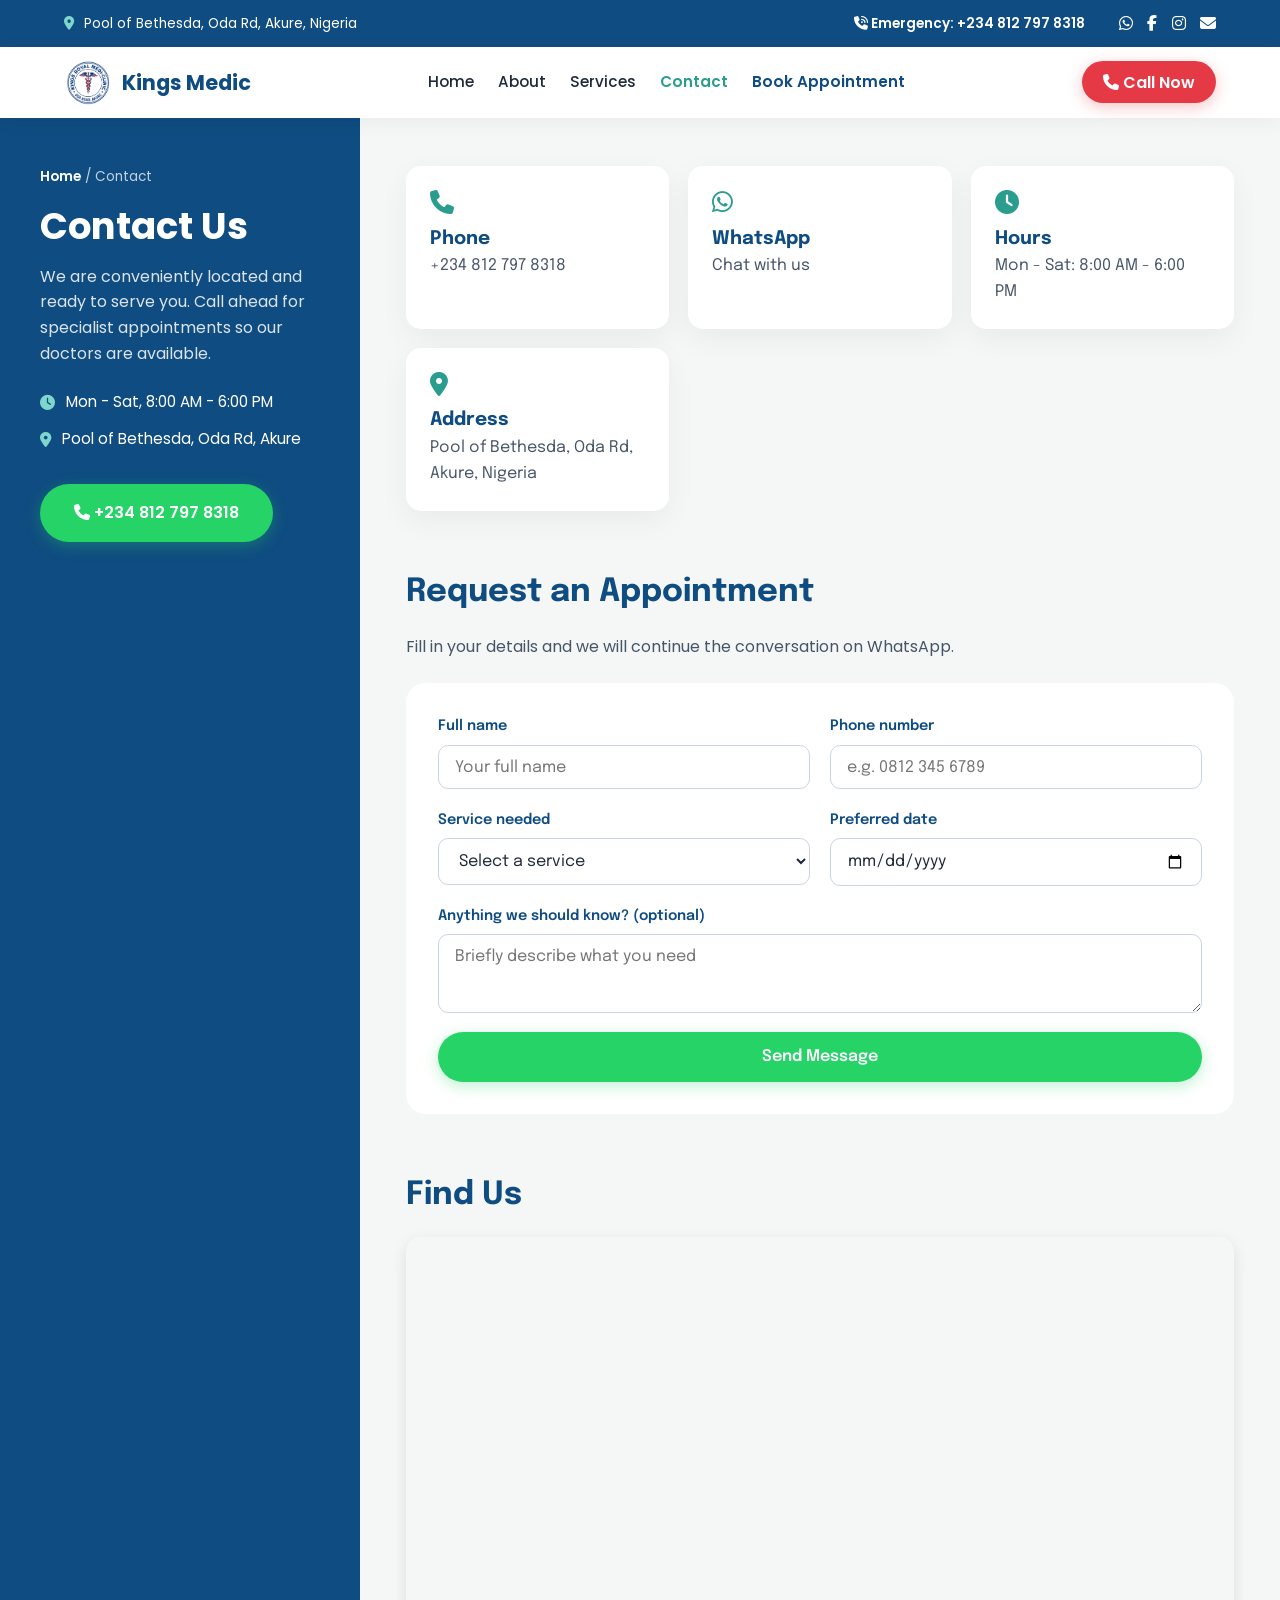
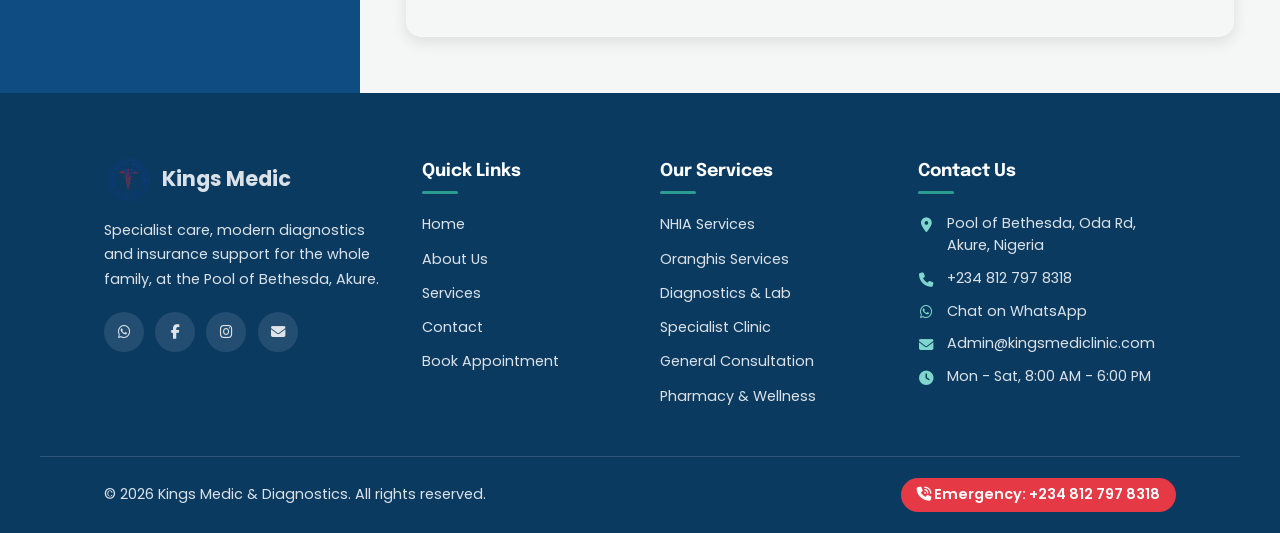
<file: contact.html>
<!DOCTYPE html>
<html lang="en">
<head>
    <meta charset="UTF-8">
    <meta name="viewport" content="width=device-width, initial-scale=1.0">
    <title>Contact Us | Kings Medic & Diagnostics, Akure</title>
    <meta name="description" content="Contact Kings Medic & Diagnostics at Pool of Bethesda, Oda Rd, Akure. Call, WhatsApp or request an appointment online.">
    <link rel="icon" type="image/png" href="images/kings-logo.png">
    <link rel="stylesheet" href="css/style.css">
    <link rel="stylesheet" href="https://cdnjs.cloudflare.com/ajax/libs/font-awesome/6.5.1/css/all.min.css">
    <link rel="preconnect" href="https://fonts.googleapis.com">
    <link rel="preconnect" href="https://fonts.gstatic.com" crossorigin>
    <link href="https://fonts.googleapis.com/css2?family=Epilogue:wght@400;600;700&family=Lora:wght@400;500&family=Poppins:wght@400;500;600;700&display=swap" rel="stylesheet">
</head>
<body>

    <!-- TOP BAR (replaces the emergency banner) -->
    <div class="topbar">
        <div class="topbar-left">
            <i class="fa-solid fa-location-dot"></i> Pool of Bethesda, Oda Rd, Akure, Nigeria
        </div>
        <div class="topbar-right">
            <a href="tel:+2348127978318" class="topbar-emergency"><i class="fa-solid fa-phone-volume"></i> Emergency: +234 812 797 8318</a>
            <div class="topbar-social">
                <a href="https://wa.me/2348127978318" target="_blank" rel="noopener" aria-label="WhatsApp"><i class="fa-brands fa-whatsapp"></i></a>
                <!-- Replace the links below with your real pages -->
                <a href="https://facebook.com/yourpage" target="_blank" rel="noopener" aria-label="Facebook"><i class="fa-brands fa-facebook-f"></i></a>
                <a href="https://instagram.com/yourpage" target="_blank" rel="noopener" aria-label="Instagram"><i class="fa-brands fa-instagram"></i></a>
                <a href="mailto:info@yourdomain.com" aria-label="Email"><i class="fa-solid fa-envelope"></i></a>
            </div>
        </div>
    </div>

    <header class="header">
        <a href="index.html" class="logo">
            <img src="images/kings-logo.png" alt="Kings Medic Logo">
            <span>Kings Medic</span>
        </a>
        <button class="menu-toggle" id="menuToggle" aria-label="Open menu" aria-expanded="false" aria-controls="mainNav">
            <i class="fa-solid fa-bars"></i>
        </button>
        <nav id="mainNav" class="main-nav">
            <a href="index.html">Home</a>
            <a href="about.html">About</a>
            <a href="services.html">Services</a>
            <a href="contact.html" class="active" aria-current="page">Contact</a>
            <a href="contact.html#appointment" class="nav-book">Book Appointment</a>
        </nav>
        <nav>
            <a href="tel:+2348127978318" class="btn-call"><i class="fa-solid fa-phone"></i> Call Now</a>
        </nav>
    </header>

    <!-- SPLIT TEMPLATE -->
    <div class="split">
        <aside class="split-side">
            <div class="split-side-inner">
                <p class="crumb"><a href="index.html">Home</a> / Contact</p>
                <h1>Contact Us</h1>
                <p class="side-text">We are conveniently located and ready to serve you. Call ahead for specialist appointments so our doctors are available.</p>
                <ul class="side-facts">
                    <li><i class="fa-solid fa-clock"></i> Mon - Sat, 8:00 AM - 6:00 PM</li>
                    <li><i class="fa-solid fa-location-dot"></i> Pool of Bethesda, Oda Rd, Akure</li>
                </ul>
                <a href="tel:+2348127978318" class="btn-secondary side-btn"><i class="fa-solid fa-phone"></i> +234 812 797 8318</a>
            </div>
        </aside>

        <main class="split-main">
            <div class="info-grid">
                <a class="info-card" href="tel:+2348127978318">
                    <i class="fa-solid fa-phone"></i>
                    <h3>Phone</h3>
                    <p>+234 812 797 8318</p>
                </a>
                <a class="info-card" href="https://wa.me/2348127978318" target="_blank" rel="noopener">
                    <i class="fa-brands fa-whatsapp"></i>
                    <h3>WhatsApp</h3>
                    <p>Chat with us</p>
                </a>
                <div class="info-card">
                    <i class="fa-solid fa-clock"></i>
                    <h3>Hours</h3>
                    <p>Mon - Sat: 8:00 AM - 6:00 PM</p>
                </div>
                <div class="info-card">
                    <i class="fa-solid fa-location-dot"></i>
                    <h3>Address</h3>
                    <p>Pool of Bethesda, Oda Rd, Akure, Nigeria</p>
                </div>
            </div>

            <div class="split-block" id="appointment">
                <h2>Request an Appointment</h2>
                <p class="block-intro">Fill in your details and we will continue the conversation on WhatsApp.</p>
                <form id="appointmentForm" class="appointment-form">
                    <div class="form-group">
                        <label for="name">Full name</label>
                        <input type="text" id="name" name="name" placeholder="Your full name" required>
                    </div>
                    <div class="form-group">
                        <label for="phone">Phone number</label>
                        <input type="tel" id="phone" name="phone" placeholder="e.g. 0812 345 6789" required>
                    </div>
                    <div class="form-group">
                        <label for="service">Service needed</label>
                        <select id="service" name="service" required>
                            <option value="">Select a service</option>
                            <option>NHIA Services</option>
                            <option>Oranghis Services</option>
                            <option>Diagnostics & Lab</option>
                            <option>Specialist Clinic</option>
                            <option>General Consultation</option>
                            <option>Pharmacy & Wellness</option>
                        </select>
                    </div>
                    <div class="form-group">
                        <label for="date">Preferred date</label>
                        <input type="date" id="date" name="date" required>
                    </div>
                    <div class="form-group full">
                        <label for="message">Anything we should know? (optional)</label>
                        <textarea id="message" name="message" rows="3" placeholder="Briefly describe what you need"></textarea>
                    </div>
                    <button type="submit" class="btn-secondary form-btn">Send Message</button>
                </form>
            </div>

            <div class="split-block">
                <h2>Find Us</h2>
                <div class="map-container">
                    <iframe src="https://www.google.com/maps/embed?pb=!1m18!1m12!1m3!1d4045466.8143382063!2d1.278221705684235!3d8.034852185453063!2m3!1f0!2f0!3f0!3m2!1i1024!2i768!4f13.1!3m3!1m2!1s0x104785560bc25fe3%3A0x11b015a953e3d2f9!2sKings%20Medi-Clinic!5e0!3m2!1sen!2sng!4v1792074433082!5m2!1sen!2sng" width="100%" height="400" style="border:0;" allowfullscreen="" loading="lazy" referrerpolicy="strict-origin-when-cross-origin" title="Kings Medic location map"></iframe>
                </div>
            </div>
        </main>
    </div>

    <footer class="site-footer">
        <div class="footer-grid">
            <div class="footer-col footer-brand">
                <a href="index.html" class="footer-logo">
                    <img src="images/kings-logo.png" alt="Kings Medic Logo">
                    <span>Kings Medic</span>
                </a>
                <p>Specialist care, modern diagnostics and insurance support for the whole family, at the Pool of Bethesda, Akure.</p>
                <div class="footer-social">
                    <a href="https://wa.me/2348127978318" target="_blank" rel="noopener" aria-label="WhatsApp"><i class="fa-brands fa-whatsapp"></i></a>
                    <!-- Replace the links below with your real pages -->
                    <a href="https://facebook.com/yourpage" target="_blank" rel="noopener" aria-label="Facebook"><i class="fa-brands fa-facebook-f"></i></a>
                    <a href="https://instagram.com/yourpage" target="_blank" rel="noopener" aria-label="Instagram"><i class="fa-brands fa-instagram"></i></a>
                    <a href="mailto:Admin@kingsmediclinic.com" aria-label="Email"><i class="fa-solid fa-envelope"></i></a>
                </div>
            </div>

            <div class="footer-col">
                <h3>Quick Links</h3>
                <ul>
                    <li><a href="index.html">Home</a></li>
                    <li><a href="about.html">About Us</a></li>
                    <li><a href="services.html">Services</a></li>
                    <li><a href="contact.html">Contact</a></li>
                    <li><a href="#appointment">Book Appointment</a></li>
                </ul>
            </div>

            <div class="footer-col">
                <h3>Our Services</h3>
                <ul>
                    <li><a href="services.html">NHIA Services</a></li>
                    <li><a href="services.html">Oranghis Services</a></li>
                    <li><a href="services.html">Diagnostics & Lab</a></li>
                    <li><a href="services.html">Specialist Clinic</a></li>
                    <li><a href="services.html">General Consultation</a></li>
                    <li><a href="services.html">Pharmacy & Wellness</a></li>
                </ul>
            </div>

            <div class="footer-col">
                <h3>Contact Us</h3>
                <ul class="footer-contact">
                    <li><i class="fa-solid fa-location-dot"></i><span>Pool of Bethesda, Oda Rd, Akure, Nigeria</span></li>
                    <li><i class="fa-solid fa-phone"></i><a href="tel:+2348127978318">+234 812 797 8318</a></li>
                    <li><i class="fa-brands fa-whatsapp"></i><a href="https://wa.me/2348127978318" target="_blank" rel="noopener">Chat on WhatsApp</a></li>
                    <li><i class="fa-solid fa-envelope"></i><a href="mailto:Admin@kingsmediclinic.com">Admin@kingsmediclinic.com</a></li>
                    <li><i class="fa-solid fa-clock"></i><span>Mon - Sat, 8:00 AM - 6:00 PM</span></li>
                </ul>
            </div>
        </div>

        <div class="footer-bottom">
            <p>&copy; <span id="year"></span> Kings Medic & Diagnostics. All rights reserved.</p>
            <a href="tel:+2348127978318" class="footer-emergency"><i class="fa-solid fa-phone-volume"></i> Emergency: +234 812 797 8318</a>
        </div>
    </footer>

    <script src="js/app.js"></script>
</body>
</html>
</file>
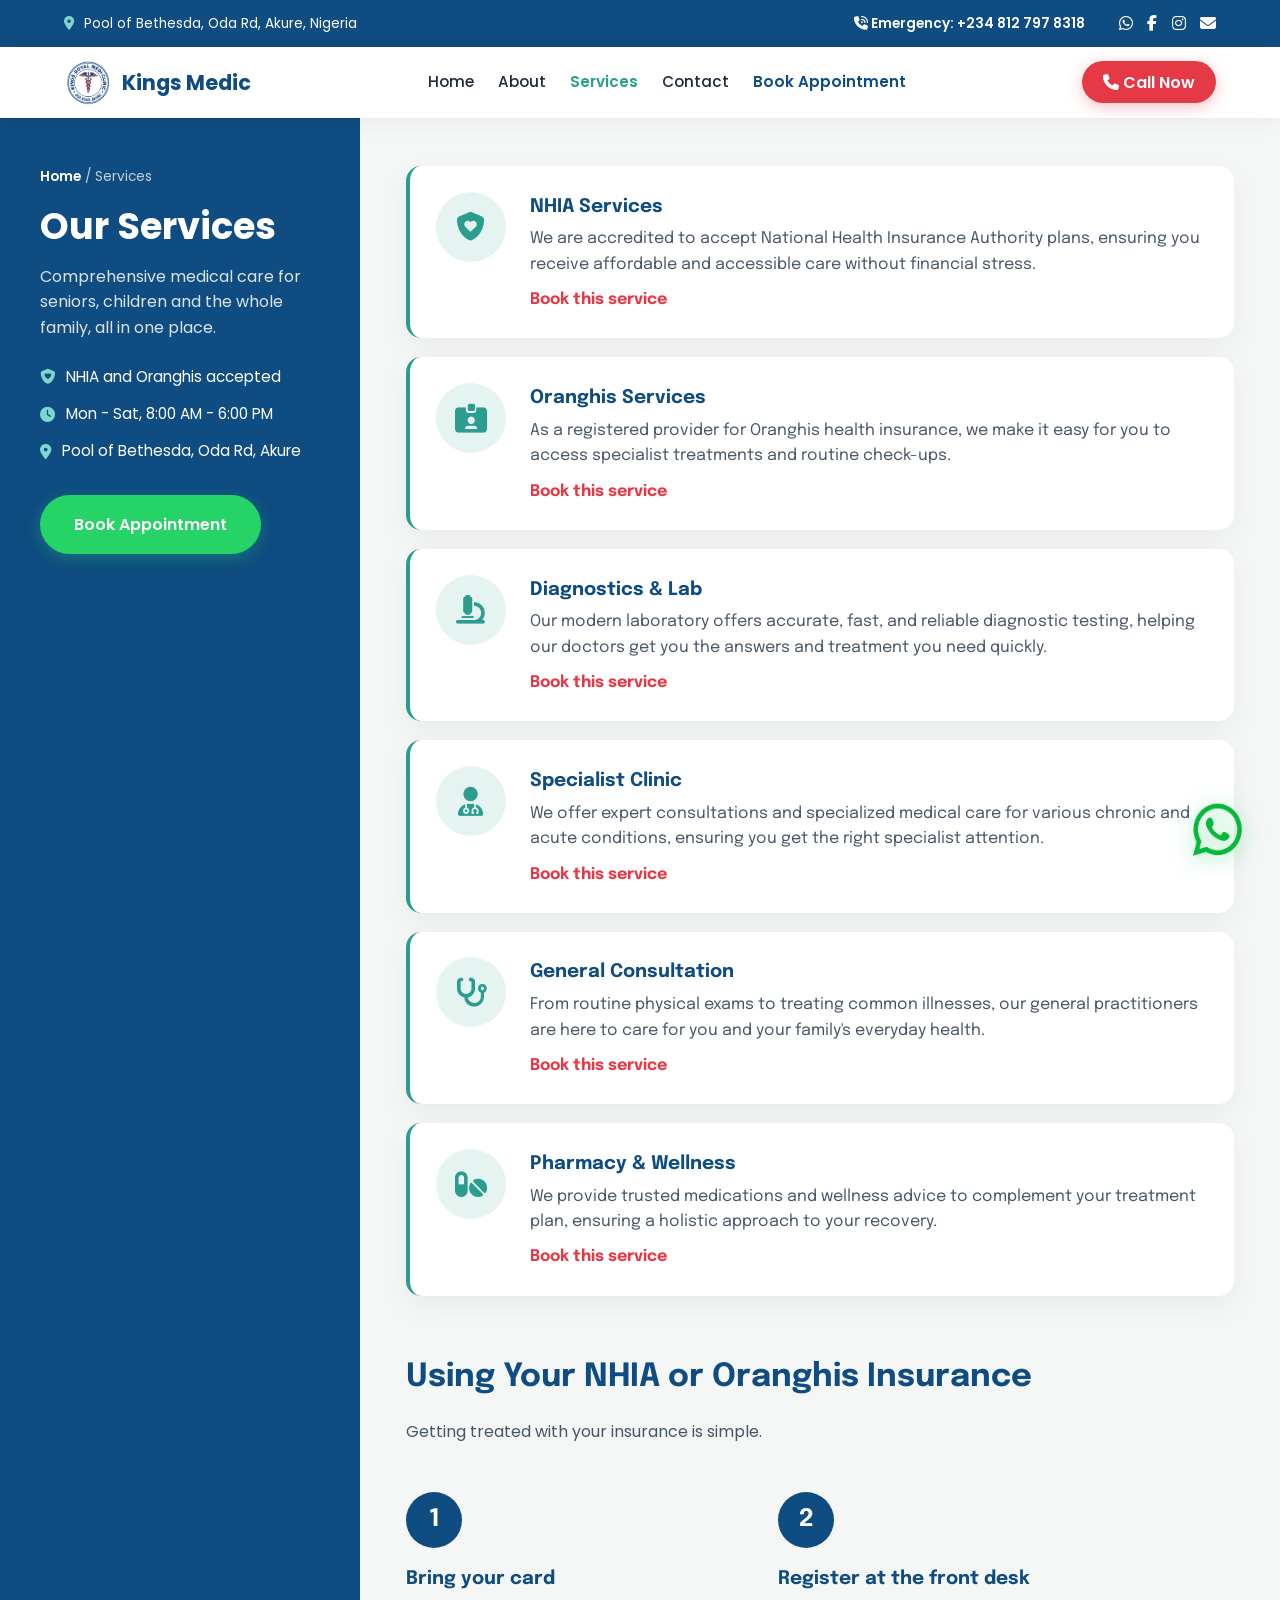
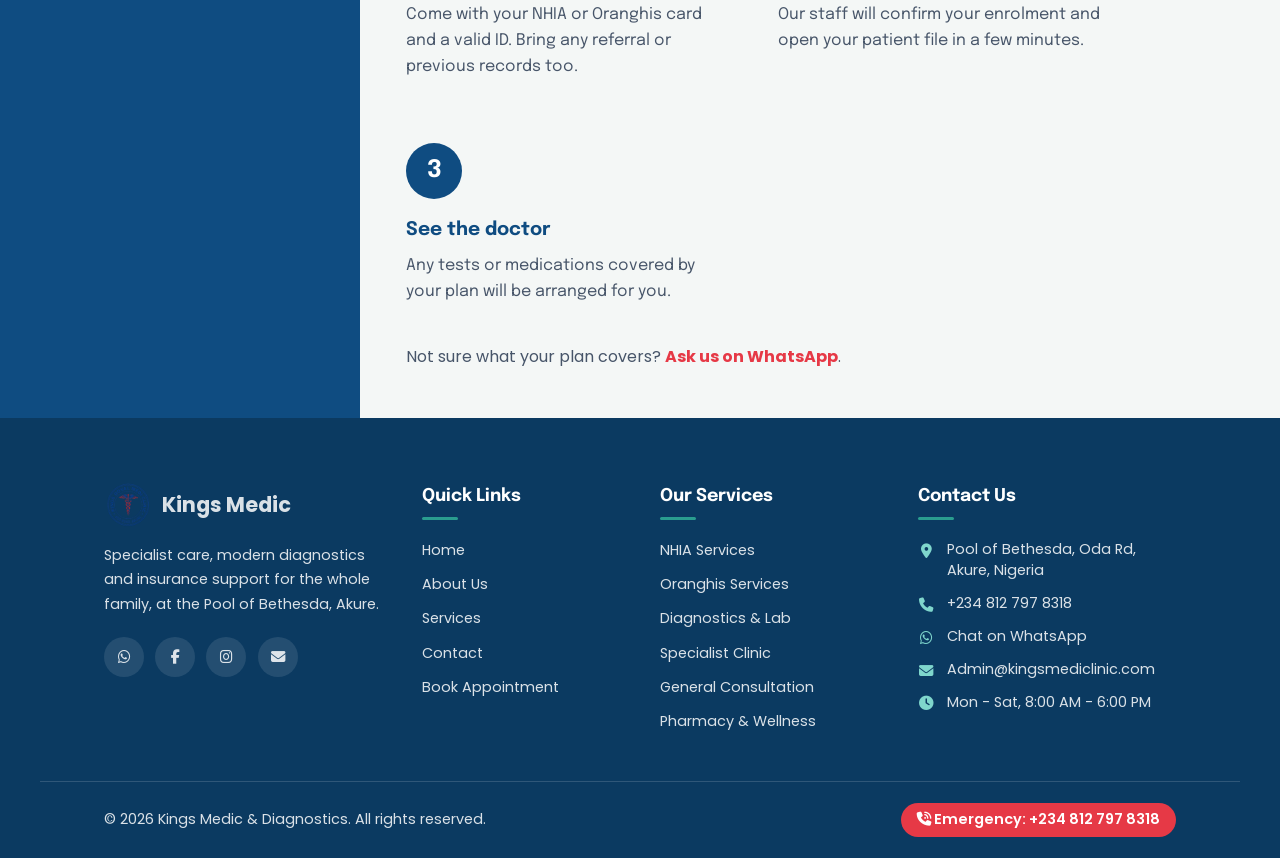
<file: services.html>
<!DOCTYPE html>
<html lang="en">
<head>
    <meta charset="UTF-8">
    <meta name="viewport" content="width=device-width, initial-scale=1.0">
    <title>Our Services | Kings Medic & Diagnostics, Akure</title>
    <meta name="description" content="NHIA and Oranghis services, diagnostics and lab, specialist clinic, general consultation and pharmacy at Kings Medic & Diagnostics, Akure.">
    <link rel="icon" type="image/png" href="images/kings-logo.png">
    <link rel="stylesheet" href="css/style.css">
    <link rel="stylesheet" href="https://cdnjs.cloudflare.com/ajax/libs/font-awesome/6.5.1/css/all.min.css">
    <link rel="preconnect" href="https://fonts.googleapis.com">
    <link rel="preconnect" href="https://fonts.gstatic.com" crossorigin>
    <link href="https://fonts.googleapis.com/css2?family=Epilogue:wght@400;600;700&family=Lora:wght@400;500&family=Poppins:wght@400;500;600;700&display=swap" rel="stylesheet">
</head>
<body>

    <div class="topbar">
        <div class="topbar-left">
            <i class="fa-solid fa-location-dot"></i> Pool of Bethesda, Oda Rd, Akure, Nigeria
        </div>
        <div class="topbar-right">
            <a href="tel:+2348127978318" class="topbar-emergency"><i class="fa-solid fa-phone-volume"></i> Emergency: +234 812 797 8318</a>
            <div class="topbar-social">
                <a href="https://wa.me/2348127978318" target="_blank" rel="noopener" aria-label="WhatsApp"><i class="fa-brands fa-whatsapp"></i></a>
                <!-- Replace the links below with your real pages -->
                <a href="https://facebook.com/yourpage" target="_blank" rel="noopener" aria-label="Facebook"><i class="fa-brands fa-facebook-f"></i></a>
                <a href="https://instagram.com/yourpage" target="_blank" rel="noopener" aria-label="Instagram"><i class="fa-brands fa-instagram"></i></a>
                <a href="mailto:info@yourdomain.com" aria-label="Email"><i class="fa-solid fa-envelope"></i></a>
            </div>
        </div>
    </div>

    <header class="header">
        <a href="index.html" class="logo">
            <img src="images/kings-logo.png" alt="Kings Medic Logo">
            <span>Kings Medic</span>
        </a>
        <button class="menu-toggle" id="menuToggle" aria-label="Open menu" aria-expanded="false" aria-controls="mainNav">
            <i class="fa-solid fa-bars"></i>
        </button>
        <nav id="mainNav" class="main-nav">
            <a href="index.html">Home</a>
            <a href="about.html">About</a>
            <a href="services.html" class="active" aria-current="page">Services</a>
            <a href="contact.html">Contact</a>
            <a href="contact.html#appointment" class="nav-book">Book Appointment</a>
        </nav>
        <nav>
            <a href="tel:+2348127978318" class="btn-call"><i class="fa-solid fa-phone"></i> Call Now</a>
        </nav>
    </header>

    <!-- SPLIT TEMPLATE -->
    <div class="split">
        <aside class="split-side">
            <div class="split-side-inner">
                <p class="crumb"><a href="index.html">Home</a> / Services</p>
                <h1>Our Services</h1>
                <p class="side-text">Comprehensive medical care for seniors, children and the whole family, all in one place.</p>
                <ul class="side-facts">
                    <li><i class="fa-solid fa-shield-heart"></i> NHIA and Oranghis accepted</li>
                    <li><i class="fa-solid fa-clock"></i> Mon - Sat, 8:00 AM - 6:00 PM</li>
                    <li><i class="fa-solid fa-location-dot"></i> Pool of Bethesda, Oda Rd, Akure</li>
                </ul>
                <a href="contact.html#appointment" class="btn-secondary side-btn">Book Appointment</a>
            </div>
        </aside>

        <main class="split-main">
            <div class="service-list">
                <article class="service-row">
                    <div class="service-icon"><i class="fa-solid fa-shield-heart"></i></div>
                    <div>
                        <h3>NHIA Services</h3>
                        <p>We are accredited to accept National Health Insurance Authority plans, ensuring you receive affordable and accessible care without financial stress.</p>
                        <a href="contact.html?service=NHIA%20Services#appointment">Book this service</a>
                    </div>
                </article>
                <article class="service-row">
                    <div class="service-icon"><i class="fa-solid fa-id-card-clip"></i></div>
                    <div>
                        <h3>Oranghis Services</h3>
                        <p>As a registered provider for Oranghis health insurance, we make it easy for you to access specialist treatments and routine check-ups.</p>
                        <a href="contact.html?service=Oranghis%20Services#appointment">Book this service</a>
                    </div>
                </article>
                <article class="service-row">
                    <div class="service-icon"><i class="fa-solid fa-microscope"></i></div>
                    <div>
                        <h3>Diagnostics & Lab</h3>
                        <p>Our modern laboratory offers accurate, fast, and reliable diagnostic testing, helping our doctors get you the answers and treatment you need quickly.</p>
                        <a href="contact.html?service=Diagnostics%20%26%20Lab#appointment">Book this service</a>
                    </div>
                </article>
                <article class="service-row">
                    <div class="service-icon"><i class="fa-solid fa-user-doctor"></i></div>
                    <div>
                        <h3>Specialist Clinic</h3>
                        <p>We offer expert consultations and specialized medical care for various chronic and acute conditions, ensuring you get the right specialist attention.</p>
                        <a href="contact.html?service=Specialist%20Clinic#appointment">Book this service</a>
                    </div>
                </article>
                <article class="service-row">
                    <div class="service-icon"><i class="fa-solid fa-stethoscope"></i></div>
                    <div>
                        <h3>General Consultation</h3>
                        <p>From routine physical exams to treating common illnesses, our general practitioners are here to care for you and your family's everyday health.</p>
                        <a href="contact.html?service=General%20Consultation#appointment">Book this service</a>
                    </div>
                </article>
                <article class="service-row">
                    <div class="service-icon"><i class="fa-solid fa-pills"></i></div>
                    <div>
                        <h3>Pharmacy & Wellness</h3>
                        <p>We provide trusted medications and wellness advice to complement your treatment plan, ensuring a holistic approach to your recovery.</p>
                        <a href="contact.html?service=Pharmacy%20%26%20Wellness#appointment">Book this service</a>
                    </div>
                </article>
            </div>

            <div class="split-block">
                <h2>Using Your NHIA or Oranghis Insurance</h2>
                <p class="block-intro">Getting treated with your insurance is simple.</p>
                <div class="steps">
                    <div class="step">
                        <div class="step-number">1</div>
                        <h3>Bring your card</h3>
                        <p>Come with your NHIA or Oranghis card and a valid ID. Bring any referral or previous records too.</p>
                    </div>
                    <div class="step">
                        <div class="step-number">2</div>
                        <h3>Register at the front desk</h3>
                        <p>Our staff will confirm your enrolment and open your patient file in a few minutes.</p>
                    </div>
                    <div class="step">
                        <div class="step-number">3</div>
                        <h3>See the doctor</h3>
                        <p>Any tests or medications covered by your plan will be arranged for you.</p>
                    </div>
                </div>
                <p class="insurance-note">Not sure what your plan covers? <a href="https://wa.me/2348127978318?text=Hello%2C%20I%20would%20like%20to%20ask%20about%20my%20insurance%20coverage." target="_blank" rel="noopener">Ask us on WhatsApp</a>.</p>
            </div>
        </main>
    </div>

    <footer class="site-footer">
        <div class="footer-grid">
            <div class="footer-col footer-brand">
                <a href="index.html" class="footer-logo">
                    <img src="images/kings-logo.png" alt="Kings Medic Logo">
                    <span>Kings Medic</span>
                </a>
                <p>Specialist care, modern diagnostics and insurance support for the whole family, at the Pool of Bethesda, Akure.</p>
                <div class="footer-social">
                    <a href="https://wa.me/2348127978318" target="_blank" rel="noopener" aria-label="WhatsApp"><i class="fa-brands fa-whatsapp"></i></a>
                    <!-- Replace the links below with your real pages -->
                    <a href="https://facebook.com/yourpage" target="_blank" rel="noopener" aria-label="Facebook"><i class="fa-brands fa-facebook-f"></i></a>
                    <a href="https://instagram.com/yourpage" target="_blank" rel="noopener" aria-label="Instagram"><i class="fa-brands fa-instagram"></i></a>
                    <a href="mailto:Admin@kingsmediclinic.com" aria-label="Email"><i class="fa-solid fa-envelope"></i></a>
                </div>
            </div>

            <div class="footer-col">
                <h3>Quick Links</h3>
                <ul>
                    <li><a href="index.html">Home</a></li>
                    <li><a href="about.html">About Us</a></li>
                    <li><a href="services.html">Services</a></li>
                    <li><a href="contact.html">Contact</a></li>
                    <li><a href="contact.html#appointment">Book Appointment</a></li>
                </ul>
            </div>

            <div class="footer-col">
                <h3>Our Services</h3>
                <ul>
                    <li><a href="services.html">NHIA Services</a></li>
                    <li><a href="services.html">Oranghis Services</a></li>
                    <li><a href="services.html">Diagnostics & Lab</a></li>
                    <li><a href="services.html">Specialist Clinic</a></li>
                    <li><a href="services.html">General Consultation</a></li>
                    <li><a href="services.html">Pharmacy & Wellness</a></li>
                </ul>
            </div>

            <div class="footer-col">
                <h3>Contact Us</h3>
                <ul class="footer-contact">
                    <li><i class="fa-solid fa-location-dot"></i><span>Pool of Bethesda, Oda Rd, Akure, Nigeria</span></li>
                    <li><i class="fa-solid fa-phone"></i><a href="tel:+2348127978318">+234 812 797 8318</a></li>
                    <li><i class="fa-brands fa-whatsapp"></i><a href="https://wa.me/2348127978318" target="_blank" rel="noopener">Chat on WhatsApp</a></li>
                    <li><i class="fa-solid fa-envelope"></i><a href="mailto:Admin@kingsmediclinic.com">Admin@kingsmediclinic.com</a></li>
                    <li><i class="fa-solid fa-clock"></i><span>Mon - Sat, 8:00 AM - 6:00 PM</span></li>
                </ul>
            </div>
        </div>

        <div class="footer-bottom">
            <p>&copy; <span id="year"></span> Kings Medic & Diagnostics. All rights reserved.</p>
            <a href="tel:+2348127978318" class="footer-emergency"><i class="fa-solid fa-phone-volume"></i> Emergency: +234 812 797 8318</a>
        </div>
    </footer>

    <a href="https://wa.me/2348127978318" class="floating-whatsapp" target="_blank" rel="noopener" aria-label="Chat on WhatsApp">
        <img src="images/whatsapp-icon.png" alt="WhatsApp">
    </a>

    <script src="js/app.js"></script>
</body>
</html>
</file>
<file: css/style.css>
* {
    margin: 0;
    padding: 0;
    box-sizing: border-box;
}

html {
    scroll-behavior: smooth;
    scroll-padding-top: 90px;
}

body {
    font-family: 'Poppins', sans-serif;
    color: #1E293B;
    line-height: 1.6;
    background-color: #F4F7F6;
    overflow-x: hidden;
}

h2 {
    text-align: center;
    margin-bottom: 1rem;
    color: #0F4C81;
    font-size: 2rem;
    font-weight: 700;
    font-family: 'Epilogue', sans-serif;
}

.section-subtitle {
    text-align: center;
    color: #475569;
    margin-bottom: 2rem;
}

/* Background shapes */
.bg-shape {
    position: absolute;
    border-radius: 50%;
    z-index: -1;
    opacity: 0.15;
}

.bg-shape:nth-of-type(1) {
    width: 300px;
    height: 300px;
    background: #2A9D8F;
    top: -50px;
    right: -50px;
}

.bg-shape:nth-of-type(2) {
    width: 250px;
    height: 250px;
    background: #E63946;
    top: 800px;
    left: -100px;
}

/* Emergency bar */
.emergency-bar {
    background: #E63946;
    color: #FFFFFF;
    text-align: center;
    padding: 0.55rem 5%;
    font-size: 0.9rem;
    display: flex;
    justify-content: center;
    align-items: center;
    gap: 0.6rem;
}

.emergency-bar a {
    color: #FFFFFF;
    font-weight: 700;
    text-decoration: underline;
}

/* Header */
.header {
    position: sticky;
    top: 0;
    background: #FFFFFF;
    display: flex;
    justify-content: space-between;
    align-items: center;
    padding: 0.8rem 5%;
    box-shadow: 0 4px 20px rgba(0,0,0,0.05);
    z-index: 1000;
}

.logo {
    display: flex;
    align-items: center;
    gap: 10px;
    font-weight: 700;
    font-size: 1.3rem;
    color: #0F4C81;
    text-decoration: none;
}

.logo img {
    height: 45px;
    width: auto;
    border-radius: 5px;
}

.main-nav {
    display: flex;
    align-items: center;
    gap: 1.5rem;
}

.main-nav a {
    text-decoration: none;
    color: #1E293B;
    font-weight: 500;
    font-size: 0.95rem;
    transition: color 0.3s;
}

.main-nav a:hover {
    color: #2A9D8F;
}

.nav-book {
    color: #0F4C81 !important;
    font-weight: 600 !important;
}

.main-nav .btn-call {
    background-color: #E63946;
    color: #FFFFFF;
    padding: 0.6rem 1.3rem;
    border-radius: 50px;
    font-weight: 600;
    box-shadow: 0 4px 15px rgba(230, 57, 70, 0.3);
    transition: all 0.3s ease;
}

.main-nav .btn-call:hover {
    background-color: #d62839;
    color: #FFFFFF;
    transform: translateY(-2px);
    box-shadow: 0 6px 20px rgba(230, 57, 70, 0.5);
}

.menu-toggle {
    display: none;
    background: none;
    border: none;
    font-size: 1.6rem;
    color: #0F4C81;
    cursor: pointer;
    padding: 0.3rem 0.5rem;
}

/* Hero */
.hero {
    display: flex;
    flex-wrap: wrap;
    align-items: center;
    padding: 4rem 5%;
    gap: 2rem;
    position: relative;
}

.hero-content,
.hero-image-container {
    flex: 1 1 400px;
}

.hero-content h1 {
    font-size: 2.8rem;
    color: #0F4C81;
    margin-bottom: 0.5rem;
    line-height: 1.2;
}

.subtitle {
    font-weight: 700;
    color: #2A9D8F;
    margin-bottom: 1rem;
    text-transform: uppercase;
    letter-spacing: 1px;
    font-size: 0.9rem;
}

.description {
    margin-bottom: 2rem;
    font-size: 1.1rem;
    color: #475569;
}

.hero-buttons {
    display: flex;
    gap: 1rem;
    flex-wrap: wrap;
}

.btn-primary,
.btn-secondary,
.btn-outline {
    padding: 0.9rem 2rem;
    text-decoration: none;
    border-radius: 50px;
    font-weight: 600;
    text-align: center;
    transition: all 0.3s ease;
    border: 2px solid transparent;
    font-family: inherit;
    font-size: 1rem;
    cursor: pointer;
}

.btn-primary {
    background-color: #0F4C81;
    color: #FFFFFF;
    box-shadow: 0 4px 15px rgba(15, 76, 129, 0.3);
}

.btn-primary:hover {
    background-color: #0b3a61;
    transform: translateY(-3px);
    box-shadow: 0 8px 25px rgba(15, 76, 129, 0.5);
}

.btn-outline {
    color: #0F4C81;
    border-color: #0F4C81;
}

.btn-outline:hover {
    background: #0F4C81;
    color: #FFFFFF;
    transform: translateY(-3px);
}

.btn-secondary {
    background-color: #25D366;
    color: #FFFFFF;
    box-shadow: 0 4px 15px rgba(37, 211, 102, 0.3);
}

.btn-secondary:hover {
    background-color: #1ebe5a;
    transform: translateY(-3px);
    box-shadow: 0 8px 25px rgba(37, 211, 102, 0.5);
}

.hero-img {
    width: 100%;
    border-radius: 20px;
    object-fit: contain;
    box-shadow: 0 15px 30px rgba(0,0,0,0.1);
    transition: transform 0.3s ease;
}

.hero-img:hover {
    transform: scale(1.02);
}

/* Services */
.services {
    padding: 5rem 5%;
    position: relative;
}

.service-grid {
    display: flex;
    flex-wrap: wrap;
    justify-content: center;
    gap: 2rem;
    margin-top: 2rem;
}

.service-card {
    flex: 1 1 300px;
    max-width: 400px;
    background: #FFFFFF;
    padding: 2.5rem 2rem;
    border-radius: 15px;
    box-shadow: 0 10px 30px rgba(0,0,0,0.05);
    border-bottom: 4px solid transparent;
    text-align: center;
    transition: all 0.4s ease;
    font-family: 'Epilogue', sans-serif;
}

.service-card h3 {
    color: #0F4C81;
    margin-bottom: 0.7rem;
}

.service-card:hover {
    transform: translateY(-8px);
    border-bottom-color: #2A9D8F;
}

.service-icon {
    width: 70px;
    height: 70px;
    margin: 0 auto 1.2rem;
    display: flex;
    align-items: center;
    justify-content: center;
    border-radius: 50%;
    background: rgba(42, 157, 143, 0.12);
    color: #2A9D8F;
    font-size: 1.8rem;
    transition: all 0.3s ease;
}

.service-card:hover .service-icon {
    background: #2A9D8F;
    color: #FFFFFF;
}

/* Insurance steps */
.insurance {
    padding: 5rem 5%;
    background: #FFFFFF;
}

.steps {
    display: flex;
    flex-wrap: wrap;
    justify-content: center;
    gap: 2rem;
    margin-top: 2rem;
}

.step {
    flex: 1 1 260px;
    max-width: 340px;
    text-align: center;
    padding: 1.5rem;
    position: relative;
    font-family: 'Epilogue', sans-serif;
}

.step h3 {
    color: #0F4C81;
    margin-bottom: 0.5rem;
}

.step p {
    color: #475569;
}

.step-number {
    width: 56px;
    height: 56px;
    margin: 0 auto 1rem;
    border-radius: 50%;
    background: #0F4C81;
    color: #FFFFFF;
    font-size: 1.5rem;
    font-weight: 700;
    display: flex;
    align-items: center;
    justify-content: center;
}

.insurance-note {
    text-align: center;
    margin-top: 1.5rem;
    color: #475569;
}

.insurance-note a {
    color: #E63946;
    font-weight: 700;
    text-decoration: none;
}

.insurance-note a:hover {
    text-decoration: underline;
}

/* Team */
.team {
    padding: 5rem 5%;
}

.team-grid {
    display: flex;
    flex-wrap: wrap;
    justify-content: center;
    gap: 2rem;
    margin-top: 2rem;
}

.doctor-card {
    flex: 1 1 260px;
    max-width: 320px;
    background: #FFFFFF;
    border-radius: 15px;
    padding: 2rem 1.5rem;
    text-align: center;
    box-shadow: 0 10px 30px rgba(0,0,0,0.05);
    font-family: 'Epilogue', sans-serif;
}

.doctor-card h3 {
    color: #0F4C81;
}

.doctor-card p {
    color: #475569;
    font-size: 0.95rem;
}

.specialty {
    color: #2A9D8F !important;
    font-weight: 600;
    margin-bottom: 0.6rem;
}

.avatar,
.doctor-photo {
    width: 120px;
    height: 120px;
    border-radius: 50%;
    margin: 0 auto 1rem;
}

.avatar {
    display: flex;
    align-items: center;
    justify-content: center;
    background: rgba(15, 76, 129, 0.1);
    color: #0F4C81;
    font-size: 3rem;
}

.doctor-photo {
    display: block;
    object-fit: cover;
    border: 4px solid rgba(42, 157, 143, 0.25);
}

/* Appointment form */
.appointment {
    padding: 5rem 5%;
    background: #FFFFFF;
}

.appointment-form {
    max-width: 700px;
    margin: 0 auto;
    background: #F4F7F6;
    padding: 2rem;
    border-radius: 20px;
    display: grid;
    grid-template-columns: 1fr 1fr;
    gap: 1.2rem;
    font-family: 'Epilogue', sans-serif;
}

.form-group {
    display: flex;
    flex-direction: column;
    gap: 0.4rem;
}

.form-group.full,
.form-btn {
    grid-column: 1 / -1;
}

.form-group label {
    font-weight: 600;
    font-size: 0.9rem;
    color: #0F4C81;
}

.form-group input,
.form-group select,
.form-group textarea {
    padding: 0.8rem 1rem;
    border: 1px solid #CBD5E1;
    border-radius: 10px;
    font-family: inherit;
    font-size: 1rem;
    background: #FFFFFF;
    color: #1E293B;
}

.form-group input:focus,
.form-group select:focus,
.form-group textarea:focus {
    outline: 2px solid #2A9D8F;
    border-color: #2A9D8F;
}

/* About */
.about {
    display: flex;
    flex-wrap: wrap;
    align-items: center;
    padding: 5rem 5%;
    background-color: #F4F7F6;
    gap: 3rem;
}

.about-image,
.about-text {
    flex: 1 1 400px;
}

.about-image img {
    width: 100%;
    border-radius: 20px;
    box-shadow: 0 15px 30px rgba(0,0,0,0.1);
}

.about-text h2 {
    text-align: left;
    margin-bottom: 1.5rem;
}

.about-text p {
    color: #475569;
    margin-bottom: 1rem;
    font-family: 'Lora', serif;
}

/* Contact */
.contact {
    padding: 5rem 5%;
    background-color: #FFFFFF;
}

.contact-container {
    display: flex;
    flex-wrap: wrap;
    gap: 3rem;
    background: #F4F7F6;
    padding: 2rem;
    border-radius: 20px;
    box-shadow: 0 10px 30px rgba(0,0,0,0.05);
    margin-top: 2rem;
    font-family: 'Epilogue', sans-serif;
}

.contact-info,
.map-container {
    flex: 1 1 400px;
}

.contact-info h3 {
    margin-bottom: 1.5rem;
    color: #0F4C81;
    font-size: 1.5rem;
}

.contact-info p {
    margin-bottom: 1rem;
    font-size: 1.1rem;
}

.contact-info a {
    color: #E63946;
    text-decoration: none;
    font-weight: 700;
    transition: color 0.3s;
}

.contact-info a:hover {
    color: #0F4C81;
    text-decoration: underline;
}

.note {
    margin-top: 1.5rem;
    font-size: 0.95rem;
    color: #64748B;
}

.map-container iframe {
    border-radius: 15px;
    box-shadow: 0 5px 15px rgba(0,0,0,0.1);
    width: 100%;
}

/* Footer */
footer {
    background-color: #0F4C81;
    color: #FFFFFF;
    text-align: center;
    padding: 2rem;
    font-size: 0.9rem;
}

/* Floating WhatsApp */
.floating-whatsapp {
    position: fixed;
    bottom: 30px;
    right: 30px;
    z-index: 1000;
    transition: transform 0.3s ease;
}

.floating-whatsapp img {
    width: 65px;
    height: 65px;
    filter: drop-shadow(0 4px 10px rgba(37, 211, 102, 0.5));
}

.floating-whatsapp:hover {
    transform: scale(1.1);
}

/* Mobile */
@media (max-width: 860px) {
    .menu-toggle {
        display: block;
    }

    .main-nav {
        position: absolute;
        top: 100%;
        left: 0;
        right: 0;
        background: #FFFFFF;
        flex-direction: column;
        align-items: stretch;
        text-align: center;
        gap: 0;
        padding: 0 5%;
        max-height: 0;
        overflow: hidden;
        box-shadow: 0 10px 20px rgba(0,0,0,0.08);
        transition: max-height 0.35s ease, padding 0.35s ease;
    }

    .main-nav.open {
        max-height: 520px;
        padding: 1rem 5% 1.5rem;
    }

    .main-nav a {
        padding: 0.8rem 0;
        border-bottom: 1px solid #EEF2F6;
    }

    .main-nav .btn-call {
        margin-top: 1rem;
        border-bottom: none;
    }

    .hero-content h1 {
        font-size: 2.2rem;
    }

    .appointment-form {
        grid-template-columns: 1fr;
        padding: 1.5rem;
    }

    .emergency-bar {
        font-size: 0.8rem;
    }
}

@media (prefers-reduced-motion: reduce) {
    html {
        scroll-behavior: auto;
    }

    * {
        transition: none !important;
    }
}

.main-nav a.active {
    color: #2A9D8F;
    font-weight: 600;
}

.btn-call {
    background-color: #E63946;
    color: #FFFFFF;
    padding: 0.6rem 1.3rem;
    border-radius: 50px;
    font-weight: 600;
    text-decoration: none;
    box-shadow: 0 4px 15px rgba(230, 57, 70, 0.3);
    transition: all 0.3s ease;
}

.btn-call:hover {
    background-color: #d62839;
    transform: translateY(-2px);
}

/* Page banner */
.page-banner {
    background: #0F4C81;
    color: #FFFFFF;
    text-align: center;
    padding: 3.5rem 5%;
}

.page-banner h1 {
    font-size: 2.4rem;
    margin-bottom: 0.4rem;
}

.page-banner p {
    color: rgba(255, 255, 255, 0.8);
}

.page-banner a {
    color: #FFFFFF;
    text-decoration: none;
    font-weight: 600;
}

.page-banner a:hover {
    text-decoration: underline;
}

/* Mission & vision */
.mission {
    padding: 5rem 5%;
    background: #FFFFFF;
}

.mv-grid {
    display: flex;
    flex-wrap: wrap;
    gap: 2rem;
    max-width: 1000px;
    margin: 0 auto;
}

.mv-card {
    flex: 1 1 320px;
    padding: 2rem;
    border-radius: 15px;
    background: #F4F7F6;
    border-left: 5px solid #2A9D8F;
    font-family: 'Epilogue', sans-serif;
}

.mv-card i {
    font-size: 1.8rem;
    color: #2A9D8F;
    margin-bottom: 0.8rem;
}

.mv-card h3 {
    color: #0F4C81;
    margin-bottom: 0.5rem;
}

.mv-card p {
    color: #475569;
}

/* Why choose us */
.why {
    padding: 5rem 5%;
    background: #FFFFFF;
}

.checklist {
    list-style: none;
    max-width: 700px;
    margin: 2rem auto 0;
    display: grid;
    gap: 1rem;
    font-family: 'Epilogue', sans-serif;
}

.checklist li {
    display: flex;
    gap: 0.8rem;
    align-items: flex-start;
    padding: 1rem 1.2rem;
    background: #F4F7F6;
    border-radius: 12px;
}

.checklist i {
    color: #2A9D8F;
    margin-top: 0.25rem;
}

/* Call-to-action band */
.cta-band {
    padding: 4rem 5%;
    text-align: center;
    background: #F4F7F6;
}

.cta-band p {
    color: #475569;
    margin-bottom: 1.5rem;
}

.cta-band .hero-buttons {
    justify-content: center;
}

.split {
    display: grid;
    grid-template-columns: 360px 1fr;
}

.split-side {
    background: #0F4C81;
    color: #FFFFFF;
}

.split-side-inner {
    position: sticky;
    top: 70px;
    padding: 3rem 2.5rem;
}

.split-side h1 {
    font-size: 2.3rem;
    line-height: 1.2;
    margin-bottom: 1rem;
}

.crumb {
    font-size: 0.85rem;
    color: rgba(255,255,255,0.75);
    margin-bottom: 1rem;
}

.crumb a {
    color: #FFFFFF;
    text-decoration: none;
    font-weight: 600;
}

.side-text {
    color: rgba(255,255,255,0.85);
    margin-bottom: 1.5rem;
}

.side-facts {
    list-style: none;
    display: grid;
    gap: 0.8rem;
    margin-bottom: 2rem;
    font-size: 0.95rem;
}

.side-facts li {
    display: flex;
    gap: 0.7rem;
    align-items: flex-start;
}

.side-facts i {
    color: #7FD6CC;
    margin-top: 0.3rem;
}

.side-btn {
    display: inline-block;
}

.split-main {
    padding: 3rem 5%;
    min-width: 0;
}

.split-block {
    margin-top: 3.5rem;
}

.split-main h2 {
    text-align: left;
}

.block-intro {
    color: #475569;
    margin-bottom: 1.5rem;
}

.split-main .appointment-form {
    margin: 0;
    max-width: none;
    background: #FFFFFF;
}

.split-main .insurance-note {
    text-align: left;
}

.split-main .steps {
    justify-content: flex-start;
}

.split-main .step {
    text-align: left;
    padding: 1rem 1rem 1rem 0;
}

.split-main .step-number {
    margin-left: 0;
}

/* Services list */
.service-list {
    display: grid;
    gap: 1.2rem;
}

.service-row {
    display: flex;
    gap: 1.5rem;
    align-items: flex-start;
    background: #FFFFFF;
    padding: 1.6rem;
    border-radius: 15px;
    border-left: 4px solid #2A9D8F;
    box-shadow: 0 10px 30px rgba(0,0,0,0.05);
    font-family: 'Epilogue', sans-serif;
}

.service-row .service-icon {
    flex-shrink: 0;
    margin: 0;
}

.service-row h3 {
    color: #0F4C81;
    margin-bottom: 0.3rem;
}

.service-row p {
    color: #475569;
    margin-bottom: 0.6rem;
}

.service-row a {
    color: #E63946;
    font-weight: 700;
    text-decoration: none;
}

.service-row a:hover {
    text-decoration: underline;
}

/* Contact cards */
.info-grid {
    display: grid;
    grid-template-columns: repeat(auto-fit, minmax(220px, 1fr));
    gap: 1.2rem;
}

.info-card {
    background: #FFFFFF;
    padding: 1.5rem;
    border-radius: 15px;
    box-shadow: 0 10px 30px rgba(0,0,0,0.05);
    text-decoration: none;
    color: inherit;
    font-family: 'Epilogue', sans-serif;
}

a.info-card:hover {
    transform: translateY(-4px);
    transition: transform 0.3s ease;
}

.info-card i {
    font-size: 1.5rem;
    color: #2A9D8F;
    margin-bottom: 0.6rem;
}

.info-card h3 {
    color: #0F4C81;
}

.info-card p {
    color: #475569;
}

@media (max-width: 860px) {
    .split {
        grid-template-columns: 1fr;
    }

    .split-side-inner {
        position: static;
        padding: 2.5rem 5%;
    }

    .service-row {
        flex-direction: column;
        gap: 1rem;
    }
}

.topbar {
    background: #0F4C81;
    color: #FFFFFF;
    display: flex;
    justify-content: space-between;
    align-items: center;
    /* flex-wrap: wrap; */
    gap: 0.4rem 1.5rem;
    padding: 0.55rem 5%;
    font-size: 0.85rem;
}

.topbar a {
    color: #FFFFFF;
    text-decoration: none;
    transition: color 0.3s;
}

.topbar a:hover {
    color: #7FD6CC;
}

.topbar-left i {
    color: #7FD6CC;
    margin-right: 0.4rem;
}

.topbar-right {
    display: flex;
    align-items: center;
    gap: 1.2rem;
    flex-wrap: wrap;
}

.topbar-emergency {
    /* background: #E63946; */
    padding: 0.25rem 0.9rem;
    border-radius: 50px;
    font-weight: 600;
}

.topbar-emergency:hover {
    background: #d62839;
    color: #FFFFFF;
}

.topbar-social {
    display: flex;
    gap: 0.9rem;
    font-size: 1rem;
}

@media (max-width: 860px) {
    .topbar {
        justify-content: center;
    }

    .topbar-left {
        display: none;
    }
}

.hero-full {
    position: relative;
    min-height: 78vh;
    display: flex;
    align-items: center;
    padding: 5rem 5% 7rem;
    color: #FFFFFF;
    background: linear-gradient(rgba(15, 76, 129, 0.78), rgba(15, 76, 129, 0.78)), url(../images/outside-view.webp) center / cover no-repeat;
}

.hero-full .hero-content {
    max-width: 640px;
}

.hero-full h1 {
    font-size: 3rem;
    line-height: 1.15;
    margin-bottom: 0.8rem;
    color: #FFFFFF;
}

.hero-full .subtitle {
    color: #7FD6CC;
}

.hero-full .description {
    color: rgba(255, 255, 255, 0.9);
}

@media (min-width: 1025px) and (hover: hover) {
    .hero-full {
        background-attachment: scroll, fixed;
    }
}

.btn-light {
    background: #FFFFFF;
    color: #0F4C81;
}

.btn-light:hover {
    background: #E2ECF5;
    transform: translateY(-3px);
}

.btn-ghost-light {
    color: #FFFFFF;
    border-color: #FFFFFF;
}

.btn-ghost-light:hover {
    background: #FFFFFF;
    color: #0F4C81;
    transform: translateY(-3px);
}

.hero-strip {
    position: relative;
    z-index: 2;
    max-width: 1000px;
    margin: -3.5rem auto 0;
    padding: 1.5rem 2rem;
    background: #FFFFFF;
    border-radius: 15px;
    box-shadow: 0 15px 40px rgba(0, 0, 0, 0.12);
    display: grid;
    grid-template-columns: repeat(auto-fit, minmax(220px, 1fr));
    gap: 1.2rem;
    width: 90%;
}

.strip-item {
    display: flex;
    gap: 0.9rem;
    align-items: center;
    font-family: 'Epilogue', sans-serif;
}

.strip-item i {
    font-size: 1.6rem;
    color: #2A9D8F;
}

.strip-item strong {
    display: block;
    color: #0F4C81;
}

.strip-item span {
    font-size: 0.9rem;
    color: #475569;
}

.section-link {
    text-align: center;
    margin-top: 2.5rem;
}

@media (max-width: 860px) {
    .hero-full {
        min-height: 0;
        padding: 3.5rem 5% 6rem;
    }

    .hero-full h1 {
        font-size: 2.2rem;
    }
}

.photo-band,
.cta-photo {
    color: #FFFFFF;
    text-align: center;
    display: flex;
    flex-direction: column;
    align-items: center;
    justify-content: center;
    background-color: #0F4C81;
    /* shows if an image is missing */
    background-size: cover;
    background-position: center;
    background-repeat: no-repeat;
}

.photo-band {
    min-height: 320px;
    padding: 4rem 5%;
    background-image: linear-gradient(rgba(15, 76, 129, 0.72), rgba(15, 76, 129, 0.72)), url(../images/band-lab.webp);
}

.cta-photo {
    padding: 5rem 5%;
    background-image: linear-gradient(rgba(15, 76, 129, 0.8), rgba(15, 76, 129, 0.8)), url(../images/cta-reception.webp);
}

.photo-band h2,
.cta-photo h2 {
    color: #FFFFFF;
    margin-bottom: 0.6rem;
}

.photo-band p,
.cta-photo p {
    max-width: 560px;
    color: rgba(255, 255, 255, 0.9);
    margin-bottom: 1.5rem;
}

.photo-band p {
    margin-bottom: 0;
}

.cta-photo .hero-buttons {
    justify-content: center;
}

@media (min-width: 1025px) and (hover: hover) {
    .photo-band,
    .cta-photo {
        background-attachment: scroll, fixed;
    }
}

.appointment.on-grey {
    background: #F4F7F6;
}

.appointment.on-grey .appointment-form {
    background: #FFFFFF;
    box-shadow: 0 10px 30px rgba(0, 0, 0, 0.05);
}

.hero-full {
    gap: 3rem;
    flex-wrap: wrap;
    justify-content: space-between;
}

.hero-full .hero-content {
    flex: 1 1 420px;
}

.hero-full .hero-image-container {
    flex: 1 1 340px;
    max-width: 460px;
}

.hero-photo {
    width: 100%;
    aspect-ratio: 4 / 3;
    object-fit: cover;
    border-radius: 20px;
    border: 6px solid rgba(255, 255, 255, 0.9);
    box-shadow: 0 20px 40px rgba(0, 0, 0, 0.3);
}

@media (max-width: 600px) {
    .hero-full .hero-image-container {
        display: none;
    }
}

body.has-bg::before {
    content: "";
    position: fixed;
    inset: 0;
    z-index: -1;
    pointer-events: none;
    background: url(../images/outside-view.webp) center / cover no-repeat;
    opacity: 0.12;
}

/* Let the background show through the sections */
.has-bg .services {
    background: transparent;
}

.has-bg .about,
.has-bg .insurance,
.has-bg .appointment,
.has-bg .contact {
    background: rgba(255, 255, 255, 0.88);
}

.has-bg .appointment.on-grey {
    background: rgba(244, 247, 246, 0.88);
}

.reveal {
    opacity: 0;
    transform: translateY(24px);
    transition: opacity 0.6s ease, transform 0.6s ease;
}

.reveal.visible {
    opacity: 1;
    transform: none;
}

/* Hero message slider */
.hero-slides {
    display: grid;
}

.hero-slide {
    grid-area: 1 / 1;
    opacity: 0;
    visibility: hidden;
    transition: opacity 0.6s ease, visibility 0.6s;
}

.hero-slide.active {
    opacity: 1;
    visibility: visible;
}

.hero-full .hero-slide h2 {
    font-size: 3rem;
    line-height: 1.15;
    margin: 0 0 0.8rem;
    color: #FFFFFF;
    text-align: left;
}

.hero-dots {
    display: flex;
    gap: 0.6rem;
    margin: 0.5rem 0 1.5rem;
}

.hero-dots button {
    width: 12px;
    height: 12px;
    border-radius: 50%;
    padding: 0;
    cursor: pointer;
    border: 2px solid #FFFFFF;
    background: transparent;
    transition: all 0.3s ease;
}

.hero-dots button.active {
    background: #FFFFFF;
    width: 30px;
    border-radius: 10px;
}

@media (max-width: 860px) {
    .hero-full .hero-slide h2 {
        font-size: 2.2rem;
    }
}

.fab-bar {
    position: fixed;
    right: 20px;
    bottom: 25px;
    z-index: 1000;
    display: flex;
    flex-direction: column;
    gap: 0.7rem;
}

.fab-bar a {
    width: 54px;
    height: 54px;
    border-radius: 50%;
    display: flex;
    align-items: center;
    justify-content: center;
    background: #0F4C81;
    color: #FFFFFF;
    font-size: 1.3rem;
    text-decoration: none;
    box-shadow: 0 6px 18px rgba(0, 0, 0, 0.25);
    transition: transform 0.3s ease;
}

.fab-bar a:hover {
    transform: scale(1.1);
}

.fab-bar a.fab-wa {
    background: #25D366;
}

.fab-bar span {
    display: none;
}

@media (prefers-reduced-motion: reduce) {
    .reveal {
        opacity: 1;
        transform: none;
        transition: none;
    }

    .hero-slide {
        transition: none;
    }
}

@keyframes riseIn {
    from {
        opacity: 0;
        transform: translateY(35px);
    }

    to {
        opacity: 1;
        transform: none;
    }
}

.hero-slide.active > * {
    animation: riseIn 0.9s cubic-bezier(.2,.7,.2,1) both;
}

.hero-slide.active > :nth-child(2) {
    animation-delay: 0.15s;
}

.hero-slide.active > :nth-child(3) {
    animation-delay: 0.3s;
}

.hero-full .hero-buttons,
.hero-dots {
    animation: riseIn 0.9s 0.45s cubic-bezier(.2,.7,.2,1) both;
}

.hero-full .hero-image-container {
    animation: riseIn 1.1s 0.3s cubic-bezier(.2,.7,.2,1) both;
}

/* Spinning badge */
.hero-full .hero-image-container {
    position: relative;
}

.spin-badge {
    position: absolute;
    right: -25px;
    bottom: -35px;
    width: 125px;
    height: 125px;
    border-radius: 50%;
    background: #E63946;
    color: #FFFFFF;
    text-decoration: none;
    display: flex;
    align-items: center;
    justify-content: center;
    box-shadow: 0 10px 25px rgba(0,0,0,0.3);
    transition: transform 0.3s ease;
}

.spin-badge:hover {
    transform: scale(1.1);
}

.spin-badge svg {
    position: absolute;
    inset: 0;
    animation: spin 14s linear infinite;
}

.spin-badge text {
    fill: #FFFFFF;
    font-size: 11.5px;
    font-weight: 600;
    letter-spacing: 1.6px;
    text-transform: uppercase;
}

.spin-badge i {
    font-size: 1.5rem;
}

@keyframes spin {
    to {
        transform: rotate(360deg);
    }
}

/* Services marquee */
.marquee {
    overflow: hidden;
    background: #0F4C81;
    color: #FFFFFF;
    padding: 1.1rem 0;
    margin-top: 3rem;
}

.marquee-track {
    display: flex;
    width: max-content;
    animation: marquee 32s linear infinite;
}

.marquee:hover .marquee-track {
    animation-play-state: paused;
}

.marquee-item {
    display: inline-flex;
    align-items: center;
    gap: 0.7rem;
    margin-right: 3.5rem;
    white-space: nowrap;
    font-weight: 600;
    font-family: 'Epilogue', sans-serif;
}

.marquee-item i {
    color: #7FD6CC;
}

@keyframes marquee {
    to {
        transform: translateX(-50%);
    }
}

.reveal {
    transform: translateY(45px);
    transition: opacity 0.8s ease, transform 0.8s cubic-bezier(.2,.7,.2,1);
}

.reveal-left {
    transform: translateX(-60px);
}

.reveal-right {
    transform: translateX(60px);
}

.reveal.visible {
    opacity: 1;
    transform: none;
}

.about-image {
    overflow: hidden;
    border-radius: 20px;
}

.about-image img {
    transition: transform 0.8s ease;
}

.about-image:hover img {
    transform: scale(1.06);
}

/* Header, progress bar, back to top */
.header {
    transition: padding 0.3s ease, box-shadow 0.3s ease;
}

.header.scrolled {
    padding-top: 0.35rem;
    padding-bottom: 0.35rem;
    box-shadow: 0 6px 24px rgba(0,0,0,0.14);
}

.scroll-progress {
    position: fixed;
    top: 0;
    left: 0;
    height: 4px;
    width: 0;
    background: #2A9D8F;
    z-index: 2000;
}

.to-top {
    position: fixed;
    left: 20px;
    bottom: 25px;
    z-index: 1000;
    width: 46px;
    height: 46px;
    border-radius: 50%;
    border: none;
    background: #0F4C81;
    color: #FFFFFF;
    font-size: 1.1rem;
    cursor: pointer;
    opacity: 0;
    visibility: hidden;
    transform: translateY(15px);
    transition: all 0.3s ease;
}

.to-top.show {
    opacity: 1;
    visibility: visible;
    transform: none;
}

@media (max-width: 600px) {
    .to-top {
        bottom: 25px;
        left: 15px;
    }
}

@media (prefers-reduced-motion: reduce) {
    .marquee-track,
    .spin-badge svg {
        animation: none;
    }

    .hero-slide.active > *,
    .hero-full .hero-buttons,
    .hero-dots,
    .hero-full .hero-image-container {
        animation: none;
    }
}

.why-choose {
    padding: 5rem 5%;
}

.why-top {
    display: flex;
    flex-wrap: wrap;
    gap: 3rem;
    align-items: center;
    max-width: 1200px;
    margin: 0 auto;
}

.why-text {
    flex: 1 1 420px;
}

.why-mark {
    height: 46px;
    width: auto;
    border-radius: 6px;
    margin-bottom: 0.8rem;
    display: block;
}

.why-eyebrow {
    font-weight: 700;
    color: #2A9D8F;
    text-transform: uppercase;
    letter-spacing: 1px;
    font-size: 0.9rem;
    margin-bottom: 0.6rem;
}

.why-text h2 {
    text-align: left;
    line-height: 1.25;
    margin-bottom: 1rem;
}

.why-lead {
    color: #475569;
    margin-bottom: 1.8rem;
    font-family: 'Lora', serif;
}

.why-video {
    flex: 1 1 420px;
    position: relative;
    overflow: hidden;
    border-radius: 20px;
    aspect-ratio: 16 / 10;
    box-shadow: 0 15px 30px rgba(0,0,0,0.12);
    background: #0F4C81;
}

.why-video img,
.why-video iframe {
    width: 100%;
    height: 100%;
    border: 0;
    display: block;
    object-fit: cover;
}

.why-video::after {
    content: "";
    position: absolute;
    inset: 0;
    pointer-events: none;
    background: linear-gradient(rgba(15,76,129,0.15), rgba(15,76,129,0.35));
}

.why-video:has(iframe)::after {
    display: none;
}

.why-play {
    position: absolute;
    top: 50%;
    left: 50%;
    transform: translate(-50%, -50%);
    z-index: 2;
    width: 84px;
    height: 84px;
    border-radius: 50%;
    border: none;
    cursor: pointer;
    background: #E63946;
    color: #FFFFFF;
    font-size: 1.6rem;
    padding-left: 5px;
    box-shadow: 0 0 0 10px rgba(255,255,255,0.35);
    transition: transform 0.3s ease;
}

.why-play:hover {
    transform: translate(-50%, -50%) scale(1.1);
}

.why-features {
    display: grid;
    grid-template-columns: repeat(auto-fit, minmax(260px, 1fr));
    gap: 1.5rem;
    max-width: 1200px;
    margin: 3rem auto 0;
}

.why-feature {
    background: #FFFFFF;
    padding: 2rem 1.6rem;
    border-radius: 15px;
    border-bottom: 4px solid transparent;
    box-shadow: 0 10px 30px rgba(0,0,0,0.05);
    font-family: 'Epilogue', sans-serif;
    transition: all 0.4s ease;
}

.why-feature:hover {
    transform: translateY(-8px);
    border-bottom-color: #2A9D8F;
}

.why-feature .service-icon {
    margin: 0 0 1rem;
    width: 60px;
    height: 60px;
    font-size: 1.5rem;
}

.why-feature:hover .service-icon {
    background: #2A9D8F;
    color: #FFFFFF;
}

.why-feature h3 {
    color: #0F4C81;
    margin-bottom: 0.5rem;
}

.why-feature p {
    color: #475569;
}

.welcome {
    display: flex;
    flex-wrap: wrap;
    align-items: center;
    gap: 4rem;
    padding: 5rem 5%;
    max-width: 1300px;
    margin: 0 auto;
}

.welcome-images {
    flex: 1 1 420px;
    position: relative;
    padding: 0 0 3rem;
}

.welcome-main {
    width: 82%;
    aspect-ratio: 4 / 5;
    object-fit: cover;
    display: block;
    border-radius: 20px;
    box-shadow: 0 15px 30px rgba(0,0,0,0.12);
}

.welcome-small {
    position: absolute;
    right: 0;
    bottom: 0;
    width: 48%;
    aspect-ratio: 1 / 1;
    object-fit: cover;
    border-radius: 20px;
    border: 8px solid #F4F7F6;
    box-shadow: 0 15px 30px rgba(0,0,0,0.15);
}

.welcome-badge {
    position: absolute;
    top: 1.5rem;
    right: 4%;
    z-index: 2;
    display: flex;
    align-items: center;
    gap: 0.8rem;
    background: #0F4C81;
    color: #FFFFFF;
    padding: 1rem 1.3rem;
    border-radius: 15px;
    box-shadow: 0 10px 25px rgba(15,76,129,0.35);
    font-family: 'Epilogue', sans-serif;
}

.welcome-badge i {
    font-size: 1.8rem;
    color: #7FD6CC;
}

.welcome-badge strong {
    display: block;
}

.welcome-badge span {
    font-size: 0.85rem;
    color: rgba(255,255,255,0.85);
}

.welcome-text {
    flex: 1 1 420px;
}

.welcome-text h2 {
    text-align: left;
    line-height: 1.25;
    margin-bottom: 1.2rem;
}

.welcome-text p {
    color: #475569;
    margin-bottom: 1rem;
    font-family: 'Lora', serif;
}

.welcome-text blockquote {
    color: #475569;
    margin-bottom: 1rem;
    font-family: 'Lora', serif;
}

.welcome-text .btn-primary {
    display: inline-block;
    margin-top: 0.6rem;
}

.welcome-mark {
    display: none;
}

/* mobile only */
@media (max-width: 860px) {
    .welcome {
        gap: 2.5rem;
    }

    .welcome-badge {
        right: 0;
    }
}
.commit-band {
    position: relative;
    overflow: hidden;
    text-align: center;
    color: #FFFFFF;
    padding: 4.5rem 5%;
    background: linear-gradient(135deg, #0F4C81 0%, #0b3a61 100%);
}

.commit-band::before {
    content: "";
    position: absolute;
    inset: 0;
    opacity: 0.12;
    pointer-events: none;
    background: url(../images/band-lab.webp) center / cover no-repeat;
}

.commit-band::after {
    content: "";
    position: absolute;
    width: 380px;
    height: 380px;
    border-radius: 50%;
    right: -120px;
    top: -160px;
    background: rgba(42, 157, 143, 0.28);
    pointer-events: none;
}

.commit-inner {
    position: relative;
    z-index: 1;
    max-width: 760px;
    margin: 0 auto;
}

.commit-icon {
    width: 64px;
    height: 64px;
    margin: 0 auto 1.2rem;
    border-radius: 50%;
    display: flex;
    align-items: center;
    justify-content: center;
    background: rgba(127, 214, 204, 0.18);
    color: #7FD6CC;
    font-size: 1.6rem;
    border: 1px solid rgba(127, 214, 204, 0.45);
}

.commit-band h2 {
    color: #FFFFFF;
    margin-bottom: 0.6rem;
}

.commit-band p {
    color: rgba(255,255,255,0.88);
    font-family: 'Lora', serif;
}

.commit-points {
    list-style: none;
    display: flex;
    flex-wrap: wrap;
    justify-content: center;
    gap: 0.6rem 2rem;
    margin-top: 1.8rem;
    padding-top: 1.5rem;
    border-top: 1px solid rgba(255,255,255,0.2);
    font-family: 'Epilogue', sans-serif;
    font-weight: 600;
}

.commit-points li {
    display: flex;
    align-items: center;
    gap: 0.5rem;
    font-size: 0.95rem;
}

.commit-points i {
    color: #7FD6CC;
}

.cta-section {
    padding: 4rem 5% 5rem;
}

.cta-card {
    max-width: 1200px;
    margin: 0 auto;
    display: grid;
    grid-template-columns: 1.15fr 0.85fr;
    border-radius: 24px;
    overflow: hidden;
    box-shadow: 0 20px 50px rgba(15, 76, 129, 0.25);
    background: linear-gradient(135deg, #0F4C81 0%, #0b3a61 100%);
    color: #FFFFFF;
}

.cta-copy {
    padding: 3.5rem 3rem;
}

.cta-eyebrow {
    color: #7FD6CC;
}

.cta-copy h2 {
    text-align: left;
    color: #FFFFFF;
    margin-bottom: 0.8rem;
}

.cta-text {
    color: rgba(255,255,255,0.88);
    font-family: 'Lora', serif;
    margin-bottom: 1.8rem;
}

.cta-contact {
    list-style: none;
    display: grid;
    gap: 0.6rem;
    margin-top: 1.8rem;
    padding-top: 1.4rem;
    border-top: 1px solid rgba(255,255,255,0.2);
    font-family: 'Epilogue', sans-serif;
    font-size: 0.95rem;
}

.cta-contact li {
    display: flex;
    align-items: center;
    gap: 0.7rem;
}

.cta-contact i {
    color: #7FD6CC;
    width: 1.1rem;
    text-align: center;
}

.cta-photo-side {
    min-height: 320px;
    background-color: #2A9D8F;
    background-image: linear-gradient(rgba(15,76,129,0.12), rgba(15,76,129,0.12)), url(../images/cta-reception.webp);
    background-size: cover;
    background-position: center;
}

@media (max-width: 860px) {
    .commit-band {
        padding: 3.5rem 5%;
    }

    .cta-card {
        grid-template-columns: 1fr;
    }

    .cta-copy {
        padding: 2.5rem 1.6rem;
    }

    .cta-photo-side {
        min-height: 220px;
        order: -1;
    }
}

/* ===== Footer ===== */
.site-footer {
    background: #0b3a61;
    color: rgba(255,255,255,0.85);
    text-align: left;
    padding: 0;
    font-size: 0.9rem;
}

.footer-grid {
    max-width: 1200px;
    margin: 0 auto;
    padding: 4rem 5% 3rem;
    display: grid;
    grid-template-columns: 1.4fr 1fr 1.1fr 1.3fr;
    gap: 2.5rem;
}

.footer-logo {
    display: inline-flex;
    align-items: center;
    gap: 10px;
    color: #FFFFFF;
    text-decoration: none;
    font-weight: 700;
    font-size: 1.3rem;
    margin-bottom: 1rem;
}

.footer-logo img {
    height: 45px;
    width: auto;
    border-radius: 5px;
}

.footer-brand p {
    line-height: 1.7;
    margin-bottom: 1.3rem;
    max-width: 320px;
}

.footer-social {
    display: flex;
    gap: 0.7rem;
}

.footer-social a {
    width: 40px;
    height: 40px;
    border-radius: 50%;
    display: flex;
    align-items: center;
    justify-content: center;
    background: rgba(255,255,255,0.1);
    color: #FFFFFF;
    text-decoration: none;
    transition: all 0.3s ease;
}

.footer-social a:hover {
    background: #2A9D8F;
    transform: translateY(-3px);
}

.footer-col h3 {
    color: #FFFFFF;
    font-family: 'Epilogue', sans-serif;
    font-size: 1.1rem;
    margin-bottom: 1.2rem;
    padding-bottom: 0.6rem;
    position: relative;
}

.footer-col h3::after {
    content: "";
    position: absolute;
    left: 0;
    bottom: 0;
    width: 36px;
    height: 3px;
    border-radius: 3px;
    background: #2A9D8F;
}

.footer-col ul {
    list-style: none;
    display: grid;
    gap: 0.7rem;
}

.footer-col a {
    color: rgba(255,255,255,0.85);
    text-decoration: none;
    transition: color 0.3s, padding-left 0.3s;
}

.footer-col ul:not(.footer-contact) a:hover {
    color: #7FD6CC;
    padding-left: 5px;
}

.footer-contact a:hover {
    color: #7FD6CC;
}

.footer-contact li {
    display: flex;
    gap: 0.8rem;
    align-items: flex-start;
    line-height: 1.5;
}

.footer-contact i {
    color: #7FD6CC;
    margin-top: 0.3rem;
    width: 1rem;
    text-align: center;
    flex-shrink: 0;
}

.footer-bottom {
    border-top: 1px solid rgba(255,255,255,0.15);
    padding: 1.3rem 5%;
    display: flex;
    justify-content: space-between;
    align-items: center;
    flex-wrap: wrap;
    gap: 0.8rem;
    max-width: 1200px;
    margin: 0 auto;
    font-size: 0.9rem;
}

.footer-emergency {
    background: #E63946;
    color: #FFFFFF;
    text-decoration: none;
    font-weight: 600;
    padding: 0.35rem 1rem;
    border-radius: 50px;
    transition: background 0.3s;
}

.footer-emergency:hover {
    background: #d62839;
}

@media (max-width: 960px) {
    .footer-grid {
        grid-template-columns: 1fr 1fr;
    }
}

@media (max-width: 560px) {
    .footer-grid {
        grid-template-columns: 1fr;
        padding-top: 3rem;
    }

    .footer-bottom {
        flex-direction: column;
        text-align: center;
    }
}

/* ===== About page additions ===== */
.section-head {
    max-width: 720px;
    margin: 0 auto 2.5rem;
    text-align: center;
}

.section-head .section-subtitle {
    margin-bottom: 0;
}

.steps-four .step {
    flex: 1 1 220px;
    max-width: 260px;
}

.mv-card i {
    display: block;
}

.mission h2 {
    margin-bottom: 0.5rem;
}

.about-hero {
    position: relative;
    color: #FFFFFF;
    padding: 4.5rem 5% 7rem;
    text-align: center;
    background: linear-gradient(rgba(15, 76, 129, 0.84), rgba(11, 58, 97, 0.9)), url(../images/outside-view.webp) center / cover no-repeat;
}

.about-hero-inner {
    max-width: 820px;
    margin: 0 auto;
}

.about-hero .crumb {
    color: rgba(255,255,255,0.75);
    font-size: 0.85rem;
    margin-bottom: 1rem;
}

.about-hero .crumb a {
    color: #FFFFFF;
    text-decoration: none;
    font-weight: 600;
}

.about-hero .subtitle {
    color: #7FD6CC;
}

.about-hero h1 {
    font-size: 3rem;
    line-height: 1.15;
    margin-bottom: 1rem;
    color: #FFFFFF;
}

.about-hero .description {
    color: rgba(255,255,255,0.9);
    margin-bottom: 1.5rem;
}

.chip-row {
    list-style: none;
    display: flex;
    flex-wrap: wrap;
    justify-content: center;
    gap: 0.6rem;
    margin-bottom: 2rem;
}

.chip-row li {
    padding: 0.4rem 1rem;
    border-radius: 50px;
    font-size: 0.85rem;
    font-weight: 600;
    border: 1px solid rgba(255,255,255,0.45);
    background: rgba(255,255,255,0.08);
}

.about-hero .hero-buttons {
    justify-content: center;
}

.about-strip {
    margin-bottom: 1rem;
}

.count {
    font-weight: 700;
}

.journey {
    display: flex;
    flex-wrap: wrap;
    gap: 3rem;
    align-items: center;
    max-width: 1200px;
    margin: 0 auto;
    padding: 5rem 5%;
}

.journey-text {
    flex: 1 1 420px;
}

.journey-text h2 {
    text-align: left;
}

.journey-text p {
    color: #475569;
    margin-bottom: 1rem;
    font-family: 'Lora', serif;
}

.journey-text .btn-outline {
    display: inline-block;
    margin-top: 0.6rem;
}

.journey-list {
    flex: 1 1 400px;
    margin: 0;
    max-width: none;
    background: transparent;
}

.journey-list li {
    background: #FFFFFF;
    box-shadow: 0 10px 30px rgba(0,0,0,0.05);
}

.values-band {
    padding: 5rem 5%;
    color: #FFFFFF;
    position: relative;
    overflow: hidden;
    background: linear-gradient(135deg, #0F4C81 0%, #0b3a61 100%);
}

.values-band::after {
    content: "";
    position: absolute;
    width: 380px;
    height: 380px;
    border-radius: 50%;
    left: -140px;
    bottom: -180px;
    background: rgba(42,157,143,0.25);
    pointer-events: none;
}

.values-head {
    position: relative;
    z-index: 1;
    text-align: center;
    margin-bottom: 3rem;
}

.values-head h2 {
    color: #FFFFFF;
}

.values-grid {
    position: relative;
    z-index: 1;
    max-width: 1200px;
    margin: 0 auto;
    display: grid;
    grid-template-columns: repeat(auto-fit, minmax(190px, 1fr));
    gap: 2rem;
}

.value-item {
    text-align: center;
    font-family: 'Epilogue', sans-serif;
}

.value-icon {
    width: 70px;
    height: 70px;
    margin: 0 auto 1rem;
    border-radius: 50%;
    display: flex;
    align-items: center;
    justify-content: center;
    font-size: 1.6rem;
    color: #7FD6CC;
    background: rgba(127,214,204,0.15);
    border: 1px solid rgba(127,214,204,0.45);
    transition: all 0.3s ease;
}

.value-item:hover .value-icon {
    background: #2A9D8F;
    color: #FFFFFF;
    transform: translateY(-4px);
}

.value-item h3 {
    color: #FFFFFF;
    margin-bottom: 0.4rem;
}

.value-item p {
    color: rgba(255,255,255,0.82);
    font-size: 0.95rem;
}

.team-depts,
.partners,
.faq,
.insights {
    padding: 5rem 5%;
}

.team-depts .service-card {
    flex: 1 1 230px;
    max-width: 280px;
    padding: 2rem 1.4rem;
}

.team-depts .service-card p {
    color: #475569;
    font-size: 0.95rem;
}

.partner-badges {
    display: flex;
    flex-wrap: wrap;
    justify-content: center;
    gap: 1.5rem;
}

.partner-badge {
    display: flex;
    align-items: center;
    gap: 1rem;
    min-width: 280px;
    background: #FFFFFF;
    padding: 1.5rem 2rem;
    border-radius: 15px;
    border-left: 5px solid #2A9D8F;
    box-shadow: 0 10px 30px rgba(0,0,0,0.06);
    font-family: 'Epilogue', sans-serif;
}

.partner-badge i {
    font-size: 2rem;
    color: #2A9D8F;
}

.partner-badge strong {
    display: block;
    color: #0F4C81;
    font-size: 1.2rem;
}

.partner-badge span {
    color: #475569;
    font-size: 0.9rem;
}

.faq-list {
    max-width: 800px;
    margin: 0 auto;
    display: grid;
    gap: 1rem;
    font-family: 'Epilogue', sans-serif;
}

.faq-item {
    background: #FFFFFF;
    border-radius: 12px;
    box-shadow: 0 8px 24px rgba(0,0,0,0.05);
    overflow: hidden;
}

.faq-item summary {
    cursor: pointer;
    list-style: none;
    padding: 1.1rem 1.4rem;
    font-weight: 600;
    color: #0F4C81;
    display: flex;
    justify-content: space-between;
    align-items: center;
    gap: 1rem;
}

.faq-item summary::-webkit-details-marker {
    display: none;
}

.faq-item summary::after {
    content: "+";
    font-size: 1.5rem;
    color: #2A9D8F;
    line-height: 1;
    transition: transform 0.3s ease;
}

.faq-item[open] summary::after {
    transform: rotate(45deg);
}

.faq-item p {
    padding: 0 1.4rem 1.2rem;
    color: #475569;
}

.insight-grid {
    max-width: 1200px;
    margin: 0 auto;
    display: grid;
    grid-template-columns: repeat(auto-fit, minmax(270px, 1fr));
    gap: 1.8rem;
}

.insight-card {
    background: #FFFFFF;
    padding: 2rem 1.8rem;
    border-radius: 15px;
    border-top: 4px solid #2A9D8F;
    box-shadow: 0 10px 30px rgba(0,0,0,0.05);
    font-family: 'Epilogue', sans-serif;
    transition: transform 0.4s ease;
}

.insight-card:hover {
    transform: translateY(-8px);
}

.insight-tag {
    display: inline-block;
    padding: 0.2rem 0.8rem;
    border-radius: 50px;
    margin-bottom: 0.9rem;
    background: rgba(42,157,143,0.12);
    color: #2A9D8F;
    font-size: 0.8rem;
    font-weight: 700;
    text-transform: uppercase;
    letter-spacing: 0.5px;
}

.insight-card h3 {
    color: #0F4C81;
    margin-bottom: 0.5rem;
}

.insight-card p {
    color: #475569;
}

@media (max-width: 860px) {
    .about-hero {
        padding: 3.5rem 5% 6rem;
    }

    .about-hero h1 {
        font-size: 2.2rem;
    }
}

.main-nav .btn-call {
    display: none;
}

@media (max-width: 860px) {
    /* Logo at the left end, menu button at the right end */
    .header {
        padding: 0.6rem 5%;
    }

    .header > nav:not(.main-nav) {
        display: none;
    }

    .menu-toggle {
        display: block;
        margin-left: auto;
        padding: 0.5rem 0.6rem;
        line-height: 1;
    }

    /* Call Now lives inside the dropdown on phones */
    .main-nav .btn-call {
        display: block;
        text-align: center;
        margin: 1rem 0 0;
    }

    /* Keep the spinning badge inside the screen on tablets */
    .spin-badge {
        width: 105px;
        height: 105px;
        right: 8px;
        bottom: -30px;
    }

    .why-top,
    .journey,
    .welcome {
        gap: 2rem;
    }
}

@media (max-width: 560px) {
    .topbar {
        padding-left: 5%;
        padding-right: 5%;
    }

    .topbar-right {
        width: 100%;
        justify-content: space-between;
        gap: 0.4rem 0.8rem;
    }

    .topbar-emergency {
        padding: 0.2rem 0;
    }

    .topbar-social {
        gap: 0.7rem;
    }

    /* Tighter vertical rhythm */
    .services,
    .welcome,
    .why-choose,
    .insurance,
    .appointment,
    .journey,
    .values-band,
    .team-depts,
    .partners,
    .faq,
    .insights,
    .contact {
        padding-top: 3.5rem;
        padding-bottom: 3.5rem;
    }

    .commit-band {
        padding-top: 3rem;
        padding-bottom: 3rem;
    }

    .cta-section {
        padding-top: 3rem;
        padding-bottom: 3.5rem;
    }

    .about-hero {
        padding-bottom: 5.5rem;
    }

    /* Welcome collage */
    .welcome-badge {
        top: 0.8rem;
        right: 0;
        padding: 0.7rem 0.9rem;
    }

    .welcome-badge i {
        font-size: 1.4rem;
    }

    /* Cards and grids */
    .partner-badge {
        min-width: 0;
        width: 100%;
        padding: 1.2rem 1.4rem;
    }

    .values-grid {
        grid-template-columns: repeat(2, 1fr);
        gap: 1.8rem 1rem;
    }

    .value-item:last-child {
        grid-column: 1 / -1;
    }

    .why-play {
        width: 64px;
        height: 64px;
        font-size: 1.3rem;
        box-shadow: 0 0 0 7px rgba(255,255,255,0.35);
    }

    .cta-copy {
        padding: 2rem 1.4rem;
    }
}

@media (max-width: 480px) {
    .hero-buttons a {
        flex: 1 1 100%;
    }

    .footer-brand p {
        max-width: none;
    }
}

:root {
    --navy-deep: #03073d;
    --mint: #2de0b9;
    --ink: #0a1a2f;
    --soft: #6b7280;
}

@media (max-width: 860px) {
    .welcome,
    .why-choose {
        padding: 3rem 5%;
    }

    .welcome,
    .why-top {
        gap: 2.5rem;
    }

    /* Collage */
    .welcome-images {
        flex: 1 1 100%;
        padding: 0;
    }

    .welcome-main {
        width: 100%;
        aspect-ratio: 5 / 6;
        border-radius: 28px;
    }

    .welcome-small {
        top: 4%;
        left: 3.5%;
        right: auto;
        bottom: auto;
        width: 27%;
        aspect-ratio: 3 / 4;
        border: 0;
        border-radius: 22px;
    }

    .welcome-badge {
        top: auto;
        right: 1.5%;
        bottom: 3%;
        width: 52%;
        height: 54%;
        flex-direction: column;
        align-items: flex-start;
        justify-content: space-between;
        padding: 1.5rem 1.3rem;
        border-radius: 28px;
        background: var(--navy-deep);
    }

    .welcome-badge i {
        font-size: 2.4rem;
        color: #fff;
    }

    .welcome-badge strong {
        font-size: 1.4rem;
        line-height: 1.2;
        color: var(--mint);
    }

    .welcome-badge span {
        font-size: 1rem;
        font-weight: 600;
        color: #fff;
    }

    .welcome-mark {
        display: block;
        position: absolute;
        left: 0;
        bottom: 0;
        width: 28%;
        z-index: 2;
        filter: brightness(0) invert(1);
        border-radius: 0;
    }

    /* Welcome text */
    .welcome-text .why-eyebrow,
    .why-text .why-eyebrow {
        text-transform: none;
        letter-spacing: 0;
        font-weight: 400;
        font-size: 1.1rem;
        color: var(--soft);
        margin: 0;
    }

    .welcome-text .why-mark {
        margin-bottom: 0.5rem;
    }

    .welcome-text h2,
    .why-text h2 {
        font-size: 1.9rem;
        line-height: 1.35;
        color: var(--ink);
        margin: 1rem 0;
    }

    .welcome-text p,
    .why-lead {
        font-family: 'Poppins', sans-serif;
        font-size: 1.05rem;
        line-height: 1.8;
        color: var(--soft);
    }

    .welcome-text blockquote {
        border-left: 5px solid var(--mint);
        padding-left: 1.5rem;
        margin: 1.5rem 0;
        font-family: 'Poppins', sans-serif;
        font-size: 1.15rem;
        line-height: 1.8;
        color: var(--ink);
    }

    /* Buttons */
    .welcome-text .btn-primary,
    .why-text .btn-primary {
        background: var(--navy-deep);
        border-radius: 20px;
        box-shadow: none;
        padding: 1.1rem 1.8rem;
        font-weight: 500;
    }

    .btn-primary i {
        margin-left: 0.5rem;
    }

    .why-text {
        display: grid;
        grid-template-columns: auto 1fr;
        align-items: center;
        column-gap: 0.8rem;
    }

    .why-text .why-mark {
        height: 40px;
        margin: 0;
    }

    .why-text h2,
    .why-text .why-lead,
    .why-text .btn-primary {
        grid-column: 1 / -1;
    }

    .why-text .btn-primary {
        justify-self: start;
    }

    .why-video {
        aspect-ratio: 1 / 1.04;
        border-radius: 28px;
        box-shadow: none;
    }

    .why-video::after {
        display: none;
    }

    .why-play {
        width: 110px;
        height: 110px;
        background: #fff;
        color: var(--navy-deep);
        box-shadow: none;
        font-size: 2rem;
    }

    .why-features {
        grid-template-columns: 1fr;
        gap: 2.2rem;
        margin-top: 2.5rem;
    }

    .why-feature {
        display: grid;
        grid-template-columns: 96px 1fr;
        column-gap: 1.5rem;
        align-items: start;
        background: none;
        box-shadow: none;
        padding: 0;
        border: 0;
    }

    .why-feature:hover {
        transform: none;
    }

    .why-feature .service-icon {
        grid-row: 1 / span 2;
        width: 96px;
        height: 96px;
        margin: 0;
        background: var(--navy-deep);
        color: #fff;
        font-size: 2.2rem;
    }

    .why-feature:hover .service-icon {
        background: var(--navy-deep);
    }

    .why-feature h3 {
        font-size: 1.4rem;
        color: var(--ink);
    }

    .why-feature p {
        color: var(--soft);
        line-height: 1.8;
    }
}

@media (max-width: 560px) {
    .welcome,
    .why-choose {
        padding-top: 3rem;
        padding-bottom: 3rem;
    }
}

/* ===== Mobile: Our Services in 2 columns (1 column on very narrow phones) ===== */
@media (max-width: 600px) {
    .services .service-grid {
        display: grid;
        grid-template-columns: repeat(2, 1fr);
        gap: 0.9rem;
        margin-top: 1.5rem;
    }

    .services .service-card {
        max-width: none;
        padding: 1.4rem 0.9rem;
        border-radius: 14px;
    }

    .services .service-icon {
        width: 52px;
        height: 52px;
        font-size: 1.3rem;
        margin-bottom: 0.8rem;
    }

    .services .service-card h3 {
        font-size: 1rem;
        line-height: 1.3;
        margin-bottom: 0.5rem;
    }

    .services .service-card p {
        font-size: 0.82rem;
        line-height: 1.55;
    }
}

@media (max-width: 340px) {
    .services .service-grid {
        grid-template-columns: 1fr;
    }
}
</file>
